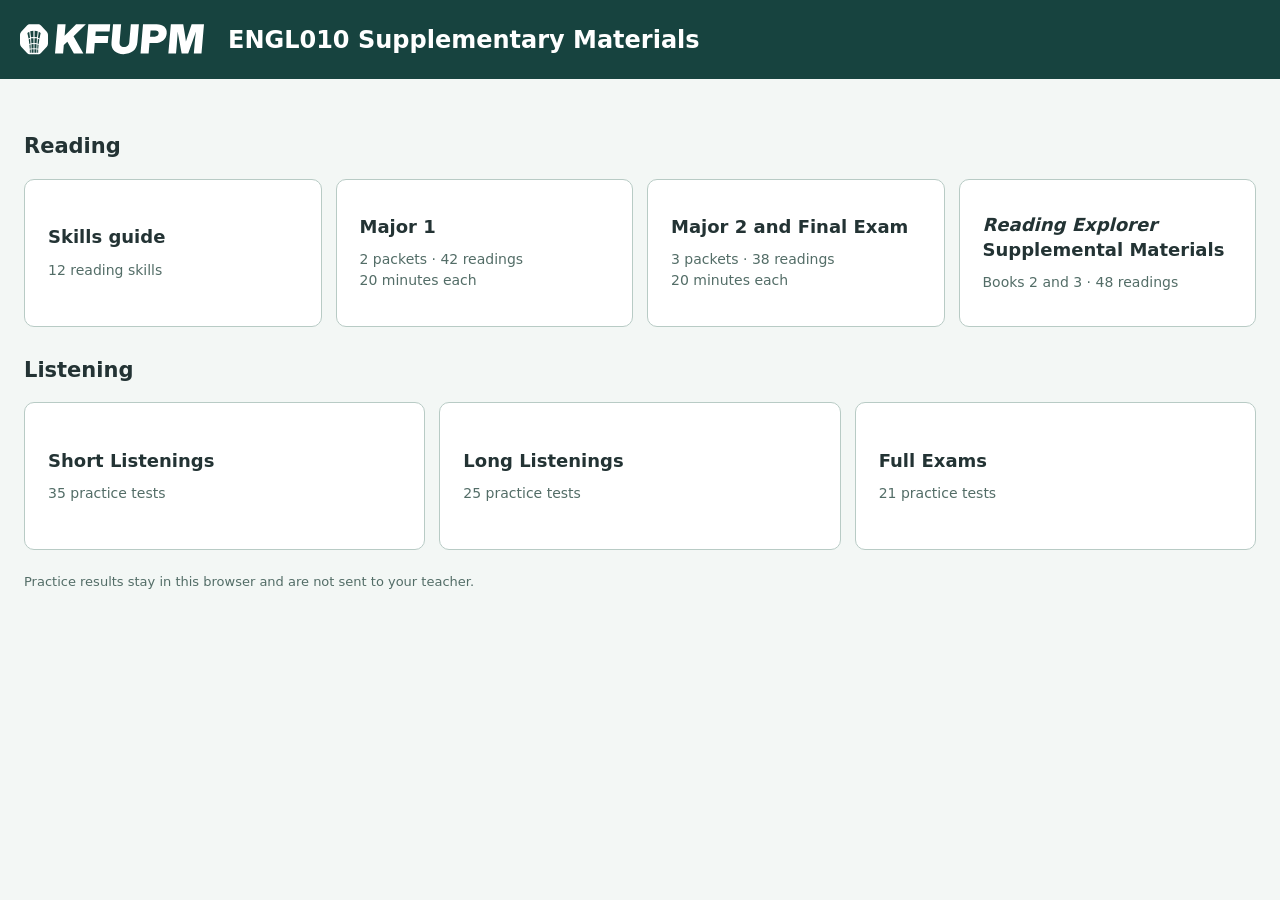
<file: index.html>
<!doctype html><html lang="en"><head><meta charset="utf-8"><meta name="viewport" content="width=device-width,initial-scale=1"><title>ENGL010 Supplementary Materials</title><link rel="icon" type="image/svg+xml" href="favicon.svg"><link rel="stylesheet" href="style.css?v=20261031-compact-questions"></head><body><header style="position:relative"><img class="brand-logo" src="kfupm-logo.svg" alt="King Fahd University of Petroleum and Minerals" width="184" height="31"><h1>ENGL010 Supplementary Materials</h1><a class="brand-home" href="index.html" aria-label="ENGL010 Supplementary Materials home" style="position:absolute;inset:0;display:block"></a></header><main><section id="home"><section class="practice-section" aria-labelledby="readingHeading"><h2 id="readingHeading">Reading</h2><div id="readingMenu" class="grid"><button id="readingGuideButton" class="card" aria-expanded="false" aria-controls="readingContents"><strong>Skills guide</strong><small>12 reading skills</small></button><button id="readingTestsButton" class="card" aria-expanded="false" aria-controls="readingTestsContents"><strong>Major 1</strong><small>2 packets · 42 readings</small><small>20 minutes each</small></button><button id="otherReadingButton" class="card" aria-expanded="false" aria-controls="otherReadingContents"><strong>Major 2 and Final Exam</strong><small>3 packets · 38 readings</small><small>20 minutes each</small></button><button id="readingExplorerButton" class="card" aria-expanded="false" aria-controls="readingExplorerContents"><strong><em>Reading Explorer</em> Supplemental Materials</strong><small>Books 2 and 3 · 48 readings</small></button></div><section class="collapsible-menu" id="readingContents" aria-label="Reading skills table of contents" hidden></section><section id="readingTestsContents" class="collapsible-menu" aria-label="Major 1 reading practice packets" hidden></section></section><section id="otherReadingContents" class="collapsible-menu" aria-label="Major 2 and Final Exam reading practice packets" hidden></section><section id="readingExplorerContents" class="collapsible-menu" aria-label="Reading Explorer supplemental materials" hidden></section><section class="practice-section" aria-labelledby="listeningHeading"><h2 id="listeningHeading">Listening</h2><div id="sectionMenu" class="grid"></div><section class="collapsible-menu" id="tests"></section></section><p class="note">Practice results stay in this browser and are not sent to your teacher.</p></section><section id="quiz" hidden><div class="toolbar"><button id="back">All tests</button><strong id="title"></strong><button id="reset">Restart test</button></div><div class="layout"><aside class="panel player"><h2>Listening</h2><p id="instructions"></p><audio id="audio" controls preload="auto"></audio><p id="audioStatus" class="note" role="status" aria-live="polite"></p><p class="note">Some recordings refer to paper answer sheets. Answer on this page and click ‘Submit Answers’.</p><div id="navigation" class="question-nav"></div></aside><section class="panel"><div class="toolbar"><strong id="answered"></strong></div><progress id="progress" max="1" value="0"></progress><div id="result" aria-live="polite"></div><div id="questions"></div><div class="end"><button class="primary" id="submit">Submit Answers</button></div></section></div></section><section id="readingLesson" hidden aria-labelledby="readingSkillTitle"><div class="toolbar"><button id="readingLessonBack">Table of contents</button><span class="muted">Reading Skills Guidebook</span></div><article class="panel reading-lesson"><h2 id="readingSkillTitle"></h2><div id="readingLessonBody"></div></article></section><section id="readingQuiz" hidden aria-labelledby="readingActivityTitle"><div class="toolbar"><div class="reading-back-links"><button id="readingQuizBack">Back to skill</button><button id="readingQuizContents">Table of contents</button></div><strong id="readingActivityTitle"></strong><button id="readingRestart">Restart practice</button></div><div class="layout reading-layout"><article id="readingPassagePanel" class="panel reading-passage" aria-label="Reading passage"><h2>Reading passage</h2><div id="readingPassage"></div><p id="readingPassageCredit" class="reading-credit"></p></article><section id="readingQuestionPanel" class="panel"><div class="toolbar"><strong id="readingRoundLabel">All questions</strong><span class="muted">Untimed skill practice</span></div><strong id="readingAnswered" role="status"></strong><progress id="readingProgress" max="1" value="0" aria-label="Reading questions answered"></progress><nav id="readingNavigation" class="question-nav" aria-label="Reading question navigation"></nav><div class="reading-controls"><button id="readingNextFlag">Next flagged question</button></div><div id="readingResult" aria-live="polite"></div><div id="readingPlanning"></div><div id="readingQuestions"></div><div class="end"><button id="readingSubmit" class="primary">Submit answers</button><div id="readingReviewTools" class="reading-controls"></div></div><p id="readingSaveNote" class="note"></p></section></div></section></main><script src="reading-format.js?v=20261030-exam-groups" defer></script><script src="app.js?v=20261030-exam-groups" defer></script><script src="reading.js?v=20261030-exam-groups" defer></script><script src="reading-tests-menu.js?v=20261031-passage-zoom" defer></script></body></html>
</file>
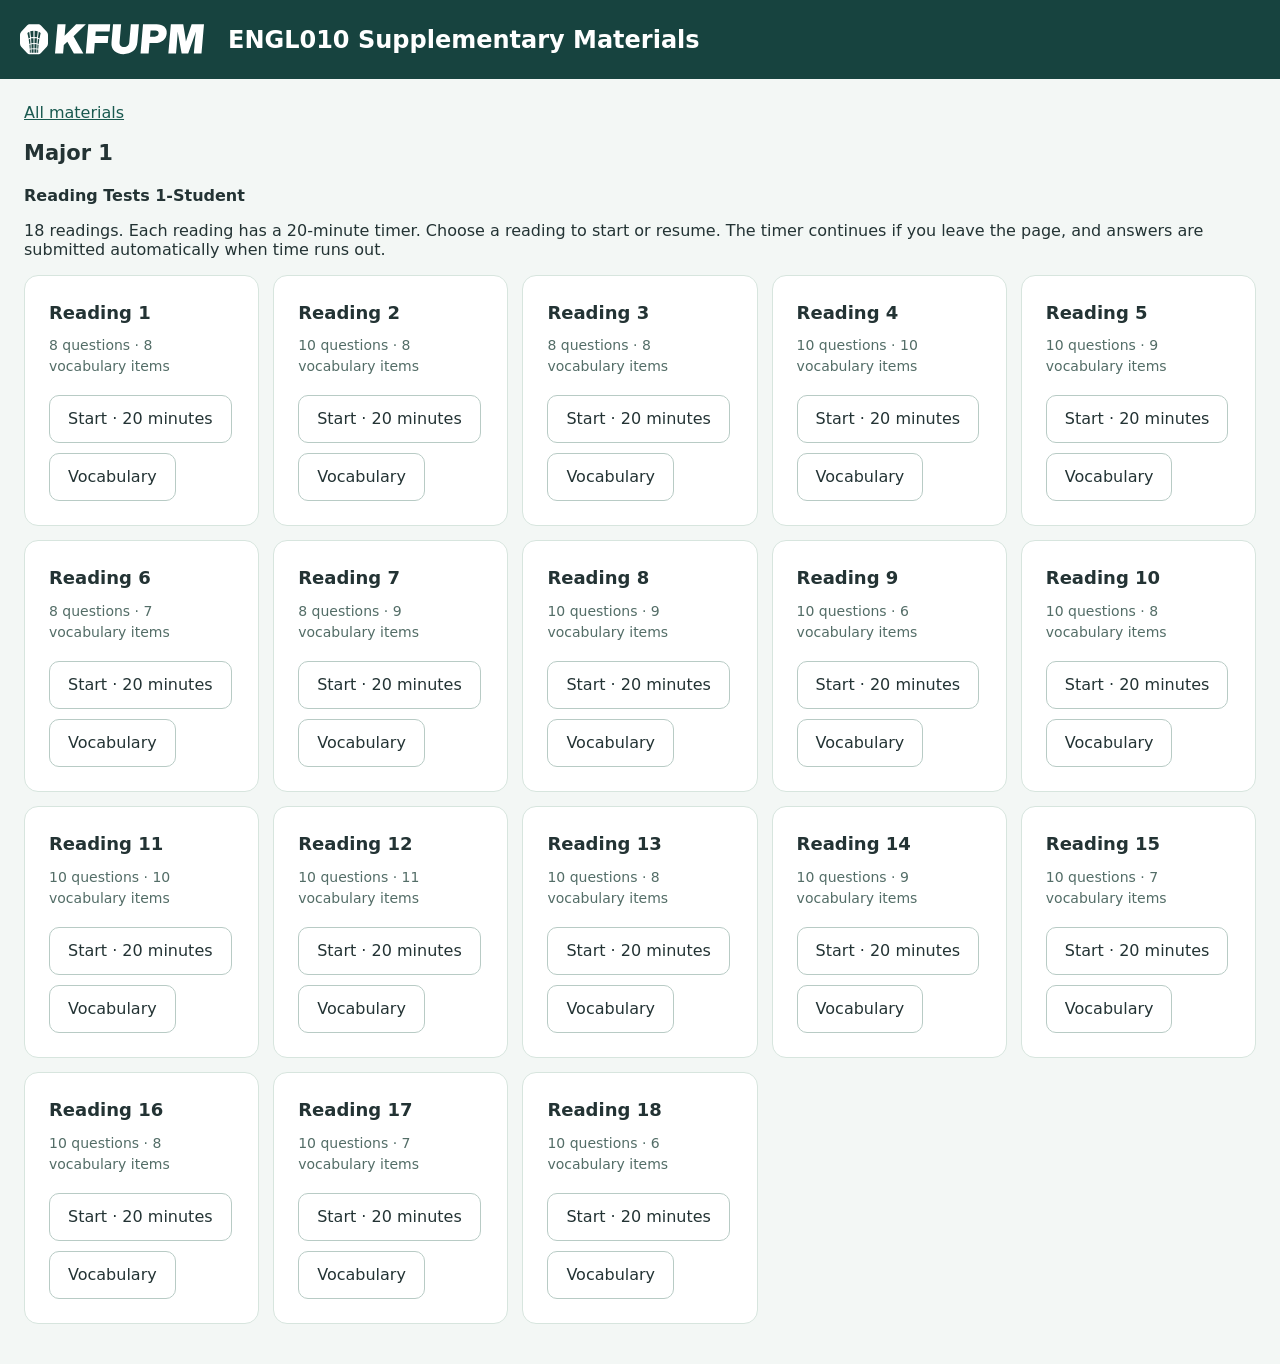
<file: reading-practice.html>
<!doctype html>
<html lang="en"><head><meta charset="utf-8"><meta name="viewport" content="width=device-width,initial-scale=1"><title>Reading Tests 1-Student | Major 1 | ENGL010</title><link rel="stylesheet" href="style.css?v=20261031-compact-questions"><style>
a{color:#19594f}.exam-toolbar{position:sticky;top:0;z-index:5;background:#f3f7f5;padding:14px 0;border-bottom:1px solid #b8cbc5}.exam-layout{display:grid;grid-template-columns:minmax(0,1fr) minmax(0,1fr);gap:24px;align-items:start}.passage-column{position:sticky;top:100px;max-height:calc(100dvh - 120px);display:flex;flex-direction:column;min-height:0}.exam-passage{position:static;min-height:0;overflow:auto;line-height:1.9}.exam-passage p{margin:0 0 22px}.exam-passage .paragraph-number{display:block}.timer{padding:8px 12px;border:1px solid #b8cbc5;border-radius:8px;background:white;font-size:20px}.timer.urgent{border:2px solid #a45000;color:#8a3800}.exam-choices{display:grid;gap:6px}.exam-choice{display:flex;gap:12px;align-items:center;padding:10px 12px;min-height:44px;border:1px solid #b8cbc5;border-radius:8px;cursor:pointer;line-height:1.5}.exam-choice:has(input:checked){background:#e4f5ed;border:2px solid #287265}.exam-choice img{display:block;max-width:100%;max-height:200px;object-fit:contain}.exam-choice input{width:18px;height:18px;flex-shrink:0}.exam-choice.correct{border:3px solid #18537c;background:#edf6ff}.exam-choice.wrong{border:3px dashed #653a18;background:#fff7ed}.exam-choice span{min-width:0}.exam-question{border:0;border-top:1px solid #d7e5de;padding:16px 0 8px;margin-top:16px;scroll-margin-top:130px;min-width:0}.exam-question legend{font-size:1rem;font-weight:650;line-height:1.5;float:left;width:100%;margin-bottom:8px}.exam-question:after{content:'';display:block;clear:both}.exam-question .exam-choices{clear:both}.exam-question .flag-button{margin:8px 0;padding:6px 10px;font-size:13px;min-height:34px}.exam-question:focus{outline:2px solid #287265;outline-offset:8px}.vocab-table{width:100%;border-collapse:collapse}.vocab-table td,.vocab-table th{text-align:left;padding:10px;border-bottom:1px solid #d7e5de}.vocab-table td[lang=ar]{text-align:right}.table-scroll{overflow:auto}.exam-notice{margin:12px 0;line-height:1.6}#examResult:empty,#examWarning:empty,#examSave:empty,#passageViewNote:empty{display:none}.exam-toolbar{margin-bottom:14px}.passage-header{position:static;flex-shrink:0;display:flex;align-items:center;justify-content:space-between;flex-wrap:wrap;gap:10px;padding:0 0 10px}.passage-header h2{margin:0}.passage-header .passage-controls{position:static;margin:0;padding:0;gap:8px;background:transparent}.passage-controls button{font-size:14px;padding:6px 10px;min-height:34px;min-width:0;flex:0 0 auto;border-radius:7px}#examPassageImage img:first-child{margin-top:4px}#examResult{margin:20px 0}.exam-nav{margin:12px 0}.exam-question button:focus-visible,input:focus-visible{outline:3px solid #a45000;outline-offset:3px}@media(max-width:800px){.exam-layout{grid-template-columns:1fr}.passage-column{position:static;max-height:none}.exam-passage{max-height:50dvh}.exam-toolbar{gap:8px}.timer{font-size:18px}.exam-question{scroll-margin-top:180px}.vocab-table{font-size:14px}}@media(prefers-reduced-motion:reduce){*{scroll-behavior:auto!important}}
</style><script src="reading-format.js?v=20261031-passage-zoom" defer></script><script src="reading-explorer.js?v=20261031-font-sizing" defer></script><script src="reading-practice.js?v=20261031-passage-zoom" defer></script><script src="passage-zoom.js?v=20261031-passage-zoom" defer></script></head><body><header style="position:relative"><img class="brand-logo" src="kfupm-logo.svg" alt="King Fahd University of Petroleum and Minerals" width="184" height="31"><h1>ENGL010 Supplementary Materials</h1><a class="brand-home" href="index.html" aria-label="ENGL010 Supplementary Materials home" style="position:absolute;inset:0;display:block"></a></header><main>
<section id="practiceMenu"><a href="index.html">All materials</a><h2 id="practiceCollectionTitle">Major 1</h2><p id="practiceCollectionSubtitle"><strong>Reading Tests 1-Student</strong></p><p id="practiceIntro">18 readings. Each reading has a 20-minute timer. Choose a reading to start or resume. The timer continues if you leave the page, and answers are submitted automatically when time runs out.</p><div id="practiceTests" class="grid"></div><p id="loadStatus" role="status">Loading readings...</p></section>
<section id="practiceVocabulary" hidden aria-labelledby="vocabTitle"><div class="toolbar"><button id="vocabBack">All readings</button><h2 id="vocabTitle"></h2><button id="vocabReading">Open reading test</button></div><p>Untimed vocabulary study. Words, Arabic meanings, levels, and examples are taken from the vocabulary lists at the end of the packet.</p><p id="vocabTimerNote" class="notice" hidden></p><div class="toolbar"><button id="vocabFlashTab" aria-pressed="true">Flashcards</button><button id="vocabListTab" aria-pressed="false">Word list</button></div><section id="vocabFlash" class="panel"><strong id="vocabCount"></strong><h2 id="vocabWord"></h2><p id="vocabMeta" class="muted"></p><button id="vocabReveal">Show meaning and example</button><div id="vocabMeaning" hidden></div><div class="reading-controls"><button id="vocabPrev">Previous</button><button id="vocabAgain">Practise again</button><button id="vocabKnown">I know this</button><button id="vocabNext">Next</button></div><p id="vocabProgress" role="status"></p></section><section id="vocabList" class="panel" hidden></section></section><section id="practiceExam" hidden aria-labelledby="examTitle"><div class="toolbar exam-toolbar"><button id="examBack" title="Return to all readings. Your answers and flags are saved on this device; results are not sent to your teacher.">All readings</button><strong id="examTitle"></strong><span id="examTimer" class="timer" role="timer" aria-live="off" aria-label="Time remaining">20:00</span><button id="examRestart">Restart reading</button></div><p id="examWarning" class="notice" role="status"></p><p id="examSave" class="note" role="status"></p><div class="exam-layout"><div class="passage-column"><div class="passage-header"><h2>Reading passage</h2><div class="reading-controls passage-controls" role="group" aria-label="Passage display"><button id="passageImageButton" aria-pressed="false" title="Original layout with printed line numbers. Scroll this panel to find the referenced line.">Original page</button><button id="passageTextButton" aria-pressed="true" title="Text that adjusts to your screen, with continuous paragraphs for smaller screens.">Text view</button></div></div><p id="passageViewNote" class="note" role="status"></p><article class="panel exam-passage" id="examPassagePanel" aria-label="Reading passage"><div id="examPassageImage" hidden></div><div id="examPassage"></div></article></div><section class="panel"><div id="examResult" role="status"></div><strong id="examProgressLabel"></strong><progress id="examProgress" value="0" max="1" aria-label="Questions answered"></progress><nav id="examNav" class="question-nav exam-nav" aria-label="Question navigation"></nav><button id="examNextFlag">Next flagged question</button><div id="examQuestions"></div><div class="end reading-controls"><button class="primary" id="examSubmit">Submit answers</button><button id="examRetry" hidden>Try again · 20 minutes</button></div><div id="examVocabulary"></div></section></div></section>
</main></body></html>
</file>
<file: style.css>
:root{font-family:system-ui,-apple-system,sans-serif;color:#233334;background:#f3f7f5}*{box-sizing:border-box}body{margin:0}header{background:#17433f;color:#fff;padding:24px max(20px,calc((100vw - 1300px)/2))}h1{font-size:24px;margin:0}main{max-width:1340px;margin:auto;padding:24px}button{font:inherit;cursor:pointer;border:1px solid #b8cbc5;border-radius:10px;background:#fff;color:#233334;padding:12px 18px}button:hover{border-color:#287265;background:#eef8f4}button:focus-visible{outline:3px solid #a45000;outline-offset:3px}button:disabled{cursor:not-allowed;opacity:.6}.primary{background:#287265;color:white;border-color:#287265}.primary:hover{background:#19594f}.grid{display:grid;grid-template-columns:repeat(auto-fit,minmax(210px,1fr));gap:14px}.card{text-align:left;padding:23px}.card strong,.card small{display:block}.card strong{font-size:18px;margin-bottom:10px}.card small,.muted{color:#536d67;font-size:14px}.toolbar{display:flex;gap:12px;align-items:center;justify-content:space-between;flex-wrap:wrap;margin-bottom:20px}.layout{display:grid;grid-template-columns:minmax(280px,.7fr) minmax(0,1.3fr);gap:24px;align-items:start}.panel{background:white;border:1px solid #d7e5de;border-radius:14px;padding:24px}.player{position:sticky;top:16px}.player audio{width:100%}.choice{display:flex;align-items:center;gap:14px;width:100%;text-align:left;margin:12px 0;line-height:1.5}.letter{font-weight:700;border:1px solid currentColor;border-radius:6px;padding:2px 8px;align-self:flex-start}.choice img,.question-card img{display:block;max-width:100%;max-height:180px;object-fit:contain}.correct{border:2px solid #17664a;background:#e6f5ed!important}.wrong{border:2px solid #9e3535;background:#fff0ed!important}.selected{border:2px solid #287265;background:#e4f5ed}.question-card{border-top:1px solid #d7e5de;margin-top:28px;padding-top:24px;scroll-margin-top:18px}.question-nav{display:flex;flex-wrap:wrap;gap:6px;margin-top:14px}.question-nav button{padding:8px 12px}.flagged{background:#fff2cf;color:#674500;border:2px solid #926400}.end{padding-top:24px}h2{font-size:21px;line-height:1.5;margin:16px 0}progress{width:100%;height:10px;accent-color:#287265}.note{font-size:13px;color:#536d67;margin:24px 0}.timer{font-weight:700;font-variant-numeric:tabular-nums}.notice{background:#fff5df;padding:16px;border-radius:10px;line-height:1.6}.result{background:#eaf5ef;padding:16px;border-radius:10px;margin-top:20px}[hidden]{display:none!important}@media(max-width:800px){main{padding:14px}.layout{grid-template-columns:1fr}.player{position:static}.panel{padding:16px}header{padding:20px}.grid{grid-template-columns:repeat(2,minmax(0,1fr))}.card{padding:18px 12px}}

.choice:disabled{opacity:1;color:#233334}.choice.correct{border:3px solid #18537c;background:#edf6ff!important}.choice.wrong{border:3px dashed #653a18;background:#fff7ed!important}.choice-label{display:block;margin-top:8px;font-size:.9rem}.feedback{border-left:5px solid #18537c;background:#edf4fa;color:#142b3a;padding:14px 16px;margin:16px 0;line-height:1.5;border-radius:4px}

#audioStatus:empty{display:none}

#readingMenu{grid-template-columns:repeat(4,minmax(0,1fr))}
#readingContents{margin-top:24px;padding:24px;background:#eaf2ee;border:1px solid #d7e5de;border-radius:14px}
#readingContents>h3{margin-top:0;font-size:21px}.reading-toc{grid-template-columns:repeat(3,minmax(0,1fr));margin-top:24px}
.reading-toc .card{padding:20px}.reading-toc .card strong{font-size:17px;line-height:1.45;margin:8px 0 12px}
.reading-credit{color:#536d67;font-size:14px;line-height:1.6}.reading-lesson{max-width:900px;margin:auto;padding:32px}.reading-lesson>h2{font-size:27px;margin-top:0}
.reading-lesson p{line-height:1.8}.reading-tip{padding:16px 20px;background:#eef6f1;border-left:4px solid #287265;border-radius:6px}
.reading-example{margin:24px 0;padding:20px;background:#f3f7f5;border:1px solid #d7e5de;border-radius:10px}
summary{cursor:pointer;font-weight:650;padding:8px 0}summary:focus-visible{outline:3px solid #a45000;outline-offset:3px}
.reading-layout{grid-template-columns:minmax(0,1.15fr) minmax(0,1fr)}
.reading-passage{position:sticky;top:16px;max-height:calc(100dvh - 32px);overflow:auto;line-height:1.85}
.reading-passage h2{margin-top:0}.reading-paragraph{margin:0 0 22px}.paragraph-number{display:inline-block;margin-right:10px;font-size:13px;font-weight:700;color:#536d67}
.reading-lines{padding-left:2.5em;line-height:1.85}.reading-lines li{padding-left:12px;margin-bottom:10px;overflow-wrap:anywhere}.reading-lines li::marker{color:#536d67;font-weight:650}
.reading-controls,.reading-back-links{display:flex;flex-wrap:wrap;gap:10px}.reading-controls{margin-top:18px}
#readingQuestions h3{font-size:1rem;line-height:1.6;margin:12px 0}.answered-nav{background:#e4f5ed;border-color:#287265}
#readingQuestions .question-card:focus{outline:2px solid #287265;outline-offset:8px}
#readingResult:empty{display:none}#readingResult:not(:empty){background:#eaf5ef;padding:16px;border-radius:10px;margin-top:20px}
#readingPlanning{margin-top:20px}#readingPlanning:empty{display:none}#readingPlanning label{display:block;margin:16px 0;line-height:1.6}
#readingPlanning textarea{display:block;width:100%;font:inherit;padding:10px;border:1px solid #b8cbc5;border-radius:6px;margin-top:6px;resize:vertical}
@media(max-width:800px){.reading-layout{grid-template-columns:1fr}.reading-passage{position:static;max-height:55dvh}.reading-toc{grid-template-columns:repeat(2,minmax(0,1fr))}.reading-lesson{padding:20px}.reading-lesson>h2{font-size:23px}#readingContents{padding:16px}}
@media(max-width:480px){#readingMenu{gap:8px}#readingMenu .card{padding:16px 10px}#readingMenu .card strong{font-size:16px}#readingMenu .card small{font-size:12px}.reading-toc{grid-template-columns:1fr}.reading-back-links button{padding:10px 12px}}

header{display:flex;align-items:center;gap:24px}.brand-logo{display:block;box-sizing:content-box;width:184px;height:31px;flex-shrink:0;background:transparent;padding:0;border-radius:0}@media(max-width:800px){header{flex-wrap:wrap;gap:16px}.brand-logo{width:166px;height:auto;padding:0}header h1{font-size:21px}}

.practice-section{margin-top:28px}.reading-placeholder{display:flex;align-items:center;justify-content:space-between;gap:16px;padding:23px;border:1px dashed #b8cbc5;border-radius:10px;background:#fff}.reading-placeholder>span:first-child{font-weight:600}#sectionMenu{grid-template-columns:repeat(3,minmax(0,1fr))}@media(max-width:480px){#sectionMenu{gap:8px}#sectionMenu .card{padding:16px 10px}#sectionMenu .card strong{font-size:16px}#sectionMenu .card small{font-size:12px}}
/* Shared expanded menus */
.collapsible-menu,#readingContents,#tests,#readingTestsContents{margin-top:24px;padding:24px;background:#eaf2ee;border:1px solid #d7e5de;border-radius:14px}
.collapsible-menu>h2:first-child,.collapsible-menu>h3:first-child{margin-top:0}.collapsible-menu a{color:#19594f;font-weight:600}.collapsible-menu .reading-controls{gap:18px}
@media(max-width:800px){.collapsible-menu,#readingContents,#tests,#readingTestsContents{padding:16px}}
/* Guidebook text structure */
.reading-steps,.reading-bullets,.reading-example-options{line-height:1.8;padding-left:1.8em}.reading-steps>li,.reading-bullets>li,.reading-example-options>li{padding-left:6px;margin:10px 0}.reading-steps p{margin:8px 0}.reading-lesson h3{margin-top:28px}.reading-lesson h4{margin:24px 0 12px;font-size:18px}.reading-tip p{margin:8px 0 0}.exam-passage figure{margin:20px 0;padding:12px;background:#fff}.exam-passage figure img{max-width:100%;max-height:260px;object-fit:contain}.exam-passage figcaption{font-weight:600;margin-top:10px}
.exam-quote{margin:12px 0;padding:12px 16px;background:#f3f7f5;border-left:3px solid #287265;line-height:1.6}.exam-paragraph h3{font-size:17px;margin-top:8px}
.brand-home{position:absolute;inset:0;display:block;color:inherit;text-decoration:none}.brand-home:focus-visible{outline:3px solid #fff;outline-offset:-6px;border-radius:4px}
button,.reading-controls a{min-height:44px;line-height:1.4}.question-nav button{min-width:44px;min-height:44px}.reading-controls a{display:inline-flex;align-items:center;justify-content:center;padding:12px 18px;border:1px solid #b8cbc5;border-radius:10px;background:#fff;text-decoration:none;font:inherit;color:#233334;font-weight:500}.reading-controls a:hover{background:#eef8f4;border-color:#287265}.reading-controls a:focus-visible{outline:3px solid #a45000;outline-offset:3px}#readingMenu>.card,#sectionMenu>.card{min-height:148px}.card strong{line-height:1.4}.card small{line-height:1.5}.exam-toolbar>button{min-width:125px}.reading-controls button{min-width:120px}@media(max-width:480px){#readingMenu>.card,#sectionMenu>.card{min-height:148px}.reading-controls>a,.reading-controls>button{flex:1 1 120px}}
#examPassageImage img{display:block;width:100%;height:auto;margin:20px 0;background:white;border:1px solid #d7e5de}.passage-controls{margin:0 0 14px;position:sticky;top:0;background:white;padding:8px 0;z-index:1}.passage-controls [aria-pressed=true]{background:#287265;color:white;border-color:#287265}#examPassageImage{overflow:auto}.source-line{display:grid;grid-template-columns:2.5em minmax(0,1fr);gap:8px;line-height:1.8;margin:0 0 2px}.source-line-number{font-size:12px;color:#536d67;font-variant-numeric:tabular-nums}.source-text{white-space:normal}.source-paragraph{line-height:1.8}.source-paragraph .source-line-number{margin-left:4px;font-size:11px}.source-list-item{padding-left:1.4em;text-indent:-1.4em}#examPassage h3{font-size:18px}

/* Packet selectors expand their contents without leaving the home page. */
.packet-choice{width:100%;transition:background-color .15s ease,border-color .15s ease;background:#fff}
.packet-choice-active{outline:2px solid #287265;outline-offset:-2px;background:#f3faf6}
.packet-choice-dimmed{background:#e3eae5;border-color:#c9d5ce;color:#53645e}
.packet-choice-dimmed small,.packet-choice-dimmed .packet-action{color:#53645e}
.packet-choice-dimmed:hover,.packet-choice-dimmed:focus-visible{background:#f3faf6;color:#233334}
.packet-action{display:block;margin-top:16px;font-size:14px;font-weight:600;color:#19594f}
.packet-choice-active .packet-action{color:#17433f}
.packet-contents{border-top:1px solid #b8cbc5;margin-top:22px;padding-top:20px}
.packet-contents>h4{position:sticky;top:0;z-index:3;font-size:20px;line-height:1.4;margin:0 0 18px;padding:12px 0;color:#17433f;background:#eaf2ee;box-shadow:0 1px 0 #b8cbc5}
.packet-contents .card,.packet-contents a{scroll-margin-top:80px}
.packet-status{margin:0}
@media(prefers-reduced-motion:reduce){.packet-choice{transition:none}}

.explorer-section-controls{margin:0 0 10px;font-size:14px}.explorer-section-controls select{font:inherit;color:inherit;border:1px solid #b8cbc5;border-radius:7px;padding:7px;max-width:100%;background:white}.explorer-section-controls label{display:flex;align-items:center;gap:8px;flex-wrap:wrap}.explorer-figure{display:block;max-width:100%;height:auto;margin:18px 0}.explorer-answer{font:inherit;display:block;width:100%;padding:12px;border:1px solid #b8cbc5;border-radius:8px;margin-top:8px}.exam-context{font-size:14px;line-height:1.5;color:#536d67}.context-button{font-size:13px;padding:6px 10px;margin:0 0 12px}.explorer-word-bank{line-height:1.8;background:#f3f7f5;padding:12px;border-radius:8px}@media(max-width:800px){#readingMenu{grid-template-columns:repeat(2,minmax(0,1fr))}}

#readingExplorerContents .packet-contents .reading-toc,#practiceTests.explorer-tests{grid-template-columns:repeat(4,minmax(0,1fr))}
@media(max-width:800px){#readingExplorerContents .packet-contents .reading-toc,#practiceTests.explorer-tests{grid-template-columns:repeat(2,minmax(0,1fr))}}
.explorer-parts{position:sticky;top:78px;z-index:4;background:#f3f7f5;display:grid;grid-template-columns:repeat(4,minmax(0,1fr));gap:8px;padding:10px 0;margin-bottom:20px;scroll-margin-top:85px}.explorer-parts>button{text-align:left;padding:10px 14px}.explorer-parts strong,.explorer-parts small{display:block}.explorer-parts small{font-size:12px;margin-top:4px}.explorer-parts [aria-pressed=true]{background:#287265;color:#fff;border-color:#287265}.explorer-pager{grid-column:1/-1;display:flex;justify-content:space-between;gap:8px}.explorer-pager button{padding:5px 10px;font-size:13px}.explorer-exam .passage-column{top:220px;max-height:calc(100dvh - 240px)}.explorer-exam .exam-question{scroll-margin-top:240px}.explorer-exam .exam-nav{margin:12px 0}.explorer-bank-group{border-top:1px solid #b8cbc5;padding:12px 0}.explorer-bank{display:flex;flex-wrap:wrap;gap:8px;background:#eaf2ee;border:1px solid #b8cbc5;border-radius:10px;padding:12px}.explorer-bank button{font-size:15px;padding:8px 12px;cursor:grab}.explorer-bank button.word-used{box-shadow:inset 0 -3px #287265}.explorer-bank [aria-pressed=true]{outline:3px solid #a45000;outline-offset:1px}.explorer-blank{display:inline-block;vertical-align:baseline;font:inherit;min-width:130px;border:2px dashed #287265;border-radius:6px;padding:4px 8px;background:#eef8f4}.explorer-blank.drag-over{background:#fff2cf;border-color:#a45000}.explorer-blank-tools{display:flex;gap:8px;align-items:center;flex-wrap:wrap}.explorer-blank-tools select{font:inherit;max-width:100%;padding:8px;border:1px solid #b8cbc5;border-radius:7px}.explorer-blank-tools button{padding:6px 10px;font-size:14px}.explorer-activity-title{margin-top:0}.explorer-activity-text{line-height:1.8;white-space:pre-line}.sr-only{position:absolute;width:1px;height:1px;padding:0;margin:-1px;overflow:hidden;clip:rect(0,0,0,0);white-space:nowrap;border:0}@media(max-width:800px){.explorer-parts{top:104px;gap:5px}.explorer-parts>button{padding:8px 6px;font-size:14px}.explorer-parts small{font-size:10px}.explorer-exam .passage-column{position:static;max-height:none}.explorer-exam .exam-question{scroll-margin-top:260px}.explorer-parts{scroll-margin-top:110px}}

.explorer-exam .explorer-parts{top:var(--explorer-toolbar,78px);scroll-margin-top:var(--explorer-toolbar,78px)}.explorer-exam .passage-column{top:calc(var(--explorer-toolbar,78px) + var(--explorer-nav,130px) + 20px);max-height:calc(100dvh - var(--explorer-toolbar,78px) - var(--explorer-nav,130px) - 40px)}.explorer-exam .exam-question{scroll-margin-top:calc(var(--explorer-toolbar,78px) + var(--explorer-nav,130px) + 15px)}@media(max-width:800px){.explorer-exam .passage-column{position:static;max-height:none}}
@media(max-width:800px){.explorer-exam .exam-toolbar{display:grid;grid-template-columns:auto 1fr auto;gap:6px;padding:8px 0}.explorer-exam #examTitle{grid-column:1/-1;grid-row:1;font-size:14px}.explorer-exam .exam-toolbar button{font-size:12px;padding:7px 9px}.explorer-exam #examTimer{justify-self:center;font-size:16px;padding:6px 8px}}
.passage-controls .passage-zoom-trigger{display:inline-flex;align-items:center;justify-content:center;width:36px;min-width:36px;padding:6px}.passage-zoom{width:calc(100vw - 16px);max-width:1300px;height:calc(100dvh - 16px);max-height:none;padding:0;border:1px solid #b8cbc5;border-radius:12px;background:#f3f7f5;color:#233334;overflow:hidden}.passage-zoom[open]{display:flex;flex-direction:column}.passage-zoom::backdrop{background:rgb(10 30 27 / .75)}.passage-zoom-toolbar{flex-shrink:0;display:grid;grid-template-columns:1fr auto;gap:8px;padding:12px 16px;background:#fff;border-bottom:1px solid #b8cbc5}.passage-zoom-tools{grid-column:1/-1;display:flex;align-items:center;justify-content:center;gap:10px;flex-wrap:wrap}.passage-zoom-tools button,.passage-zoom-toolbar>button{min-height:44px;padding:8px 14px}.passage-zoom-tools input{width:clamp(90px,25vw,260px);accent-color:#287265}.passage-zoom-tools output{min-width:48px;font-size:14px;font-variant-numeric:tabular-nums}.passage-zoom-help{grid-column:1/-1;margin:0;font-size:12px;color:#536d67}.passage-zoom-viewport{flex:1;min-height:0;overflow:auto;overscroll-behavior:contain;touch-action:none;cursor:grab;user-select:none;background:#dce6e0;scrollbar-gutter:stable}.passage-zoom-viewport.is-panning{cursor:grabbing}.passage-zoom-viewport:focus-visible{outline:3px solid #a45000;outline-offset:-3px}.passage-zoom-pages{width:max-content;min-width:100%;padding:16px}.passage-zoom-pages img{display:block;width:var(--zoom-page-width);height:auto;max-width:none;margin:0 auto 16px;background:white;pointer-events:none}.passage-zoom-pages img:last-child{margin-bottom:0}@media(max-width:480px){.passage-zoom-toolbar{padding:8px;gap:6px}.passage-zoom-tools{gap:6px}.passage-zoom-tools button{padding:6px 10px}.passage-zoom-tools input{width:90px}.passage-controls .passage-zoom-trigger{min-height:40px;min-width:40px}}

#questions .question-card h2{font-size:1rem;line-height:1.6}.exam-choice,#readingQuestions .choice,#questions .choice,.explorer-answer,.explorer-bank button,.explorer-blank-tools select{font-size:1rem}

@media(max-width:800px){.explorer-parts>button strong{font-size:clamp(10px,3.2vw,14px)}}
@media(max-width:800px){.explorer-exam .exam-toolbar{grid-template-columns:minmax(0,1fr) auto minmax(0,1fr)}.explorer-exam .exam-toolbar button,.explorer-exam #examTitle{min-width:0}.explorer-parts>button{padding:8px 4px;min-width:0}}

/* Compact question spacing, with full-sized answer targets. */
#practiceExam .exam-layout>section.panel{padding:20px}#examNextFlag{padding:6px 10px;font-size:13px;min-height:34px}.explorer-answer{padding:10px 12px;min-height:44px}.question-card{margin-top:18px;padding-top:16px}.question-card>.toolbar{margin-bottom:8px;gap:8px}.question-card>.toolbar button{font-size:13px;padding:6px 10px;min-height:34px}#questions .question-card h2,#readingQuestions h3{margin:8px 0}.question-card .choice{margin:8px 0;padding:10px 12px;min-height:44px}
@media(max-width:800px){#practiceExam .exam-layout>section.panel{padding:16px}#examQuestions .flag-button,#examNextFlag,.question-card>.toolbar button,.explorer-blank-tools button,.explorer-blank-tools select{min-height:44px}}
</file>
